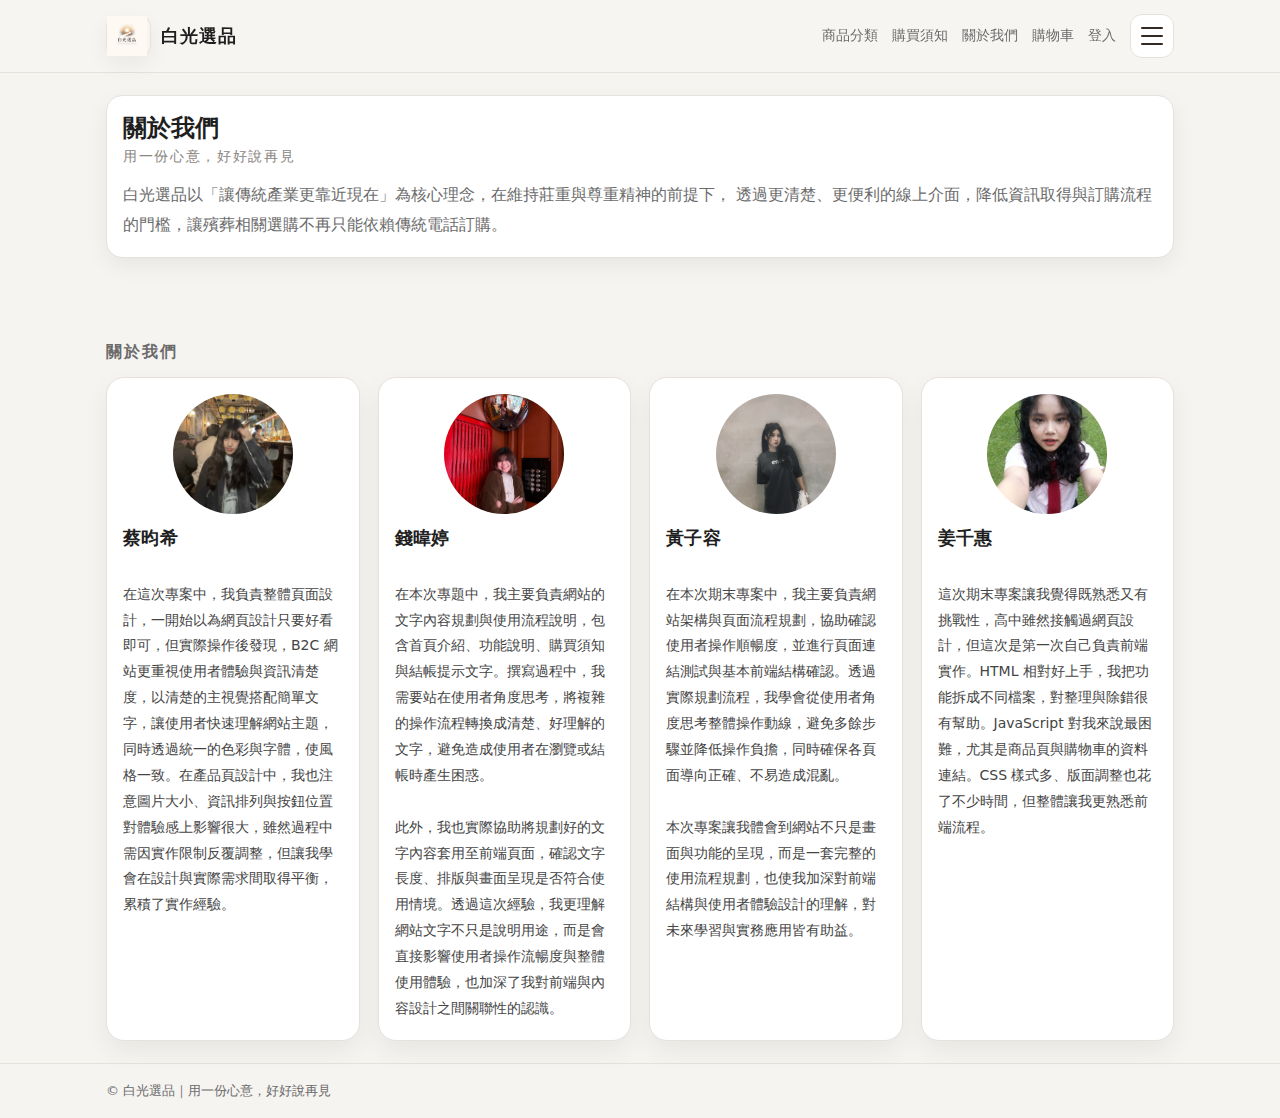
<file: about.html>
<!DOCTYPE html>
<html lang="zh-Hant">
<head>
  <meta charset="UTF-8" />
  <meta name="viewport" content="width=device-width, initial-scale=1.0" />
  <title>白光選品｜關於我們</title>
  <link rel="stylesheet" href="css/styles.css" />
</head>
<body>

<header>
  <div class="container">
    <div class="navbar">
      <a class="brand" href="index.html" aria-label="回到首頁">
        <div class="logo"><img src="images/logo.jpg" alt="白光選品"></div>
        <div class="site-name">白光選品</div>
      </a>

      <nav class="navlinks" aria-label="主選單">
        <a href="index.html#categories">商品分類</a>
        <a href="guide.html">購買須知</a>
        <a href="about.html">關於我們</a>

        <a href="cart.html" aria-label="購物車">
          購物車<span class="badge" data-cart-badge style="display:none">0</span>
        </a>

        <a href="login.html" data-login-link>登入</a>
        <a href="account.html" data-account-link style="display:none">我的帳號</a>
        <button class="btn ghost" type="button" data-logout-btn style="display:none">登出</button>

        <!-- ✅ 漢堡選單 -->
        <div class="dropdown">
          <button class="dropbtn hamburger" type="button" aria-haspopup="true" aria-expanded="false" aria-label="開啟選單">
            <span></span><span></span><span></span>
          </button>

          <div class="dropdown-menu" role="menu">
            <div class="menu-title">商品</div>
            <a href="index.html#products" data-cat="全部" role="menuitem">全部商品</a>
            <a href="index.html#products" data-cat="熱門商品" role="menuitem">熱門商品</a>
            <a href="index.html#products" data-cat="蓮花塔" role="menuitem">蓮花塔</a>
            <a href="index.html#products" data-cat="紙紮系列" role="menuitem">紙紮系列</a>
            <a href="index.html#products" data-cat="紙錢" role="menuitem">紙錢</a>

            <div class="menu-divider"></div>

            <div class="menu-title">網站</div>
            <a href="about.html" role="menuitem">關於我們</a>
            <a href="guide.html" role="menuitem">購物須知</a>
            <a href="cart.html" role="menuitem">購物車</a>

            <div class="menu-divider"></div>

            <div class="menu-title">帳戶</div>
            <a href="login.html" data-login-link role="menuitem">登入/註冊</a>
            <a href="account.html" data-account-link style="display:none" role="menuitem">我的帳戶</a>
            <button class="menu-btn" type="button" data-logout-btn style="display:none">登出</button>
          </div>
        </div>

      </nav>
    </div>
  </div>
</header>


<main>
  <div class="container">
    <section class="panel">
    <h2 style="margin:0 0 4px">關於我們</h2>
    <div class="slogan">用一份心意，好好說再見</div>

      <div class="muted" style="line-height:1.9">
        白光選品以「讓傳統產業更靠近現在」為核心理念，在維持莊重與尊重精神的前提下，
        透過更清楚、更便利的線上介面，降低資訊取得與訂購流程的門檻，讓殯葬相關選購不再只能依賴傳統電話訂購。
      </div>
    </section>
  </div>
</main>
<section class="team" id="about">
  <div class="container">
    <h2 class="section-title">關於我們</h2>

    <div class="team-grid">
      <!-- 1 -->
      <article class="team-card">
        <img class="team-photo" src="images/about2.jpg" alt="蔡昀希 大頭貼">
        <h3 class="team-name">蔡昀希</h3>
        <p class="team-text">
          在這次專案中，我負責整體頁面設計，一開始以為網頁設計只要好看即可，但實際操作後發現，B2C 網站更重視使用者體驗與資訊清楚度，以清楚的主視覺搭配簡單文字，讓使用者快速理解網站主題，同時透過統一的色彩與字體，使風格一致。在產品頁設計中，我也注意圖片大小、資訊排列與按鈕位置對體驗感上影響很大，雖然過程中需因實作限制反覆調整，但讓我學會在設計與實際需求間取得平衡，累積了實作經驗。
        </p>
      </article>

      <!-- 2 -->
      <article class="team-card">
        <img class="team-photo" src="images/about1.jpg" alt="錢暐婷 大頭貼">
        <h3 class="team-name">錢暐婷</h3>
        <p class="team-text">
          在本次專題中，我主要負責網站的文字內容規劃與使用流程說明，包含首頁介紹、功能說明、購買須知與結帳提示文字。撰寫過程中，我需要站在使用者角度思考，將複雜的操作流程轉換成清楚、好理解的文字，避免造成使用者在瀏覽或結帳時產生困惑。

此外，我也實際協助將規劃好的文字內容套用至前端頁面，確認文字長度、排版與畫面呈現是否符合使用情境。透過這次經驗，我更理解網站文字不只是說明用途，而是會直接影響使用者操作流暢度與整體使用體驗，也加深了我對前端與內容設計之間關聯性的認識。
      </article>

      <!-- 3 -->
      <article class="team-card">
        <img class="team-photo" src="images/about3.jpg" alt="黃子容 大頭貼">
        <h3 class="team-name">黃子容</h3>
        <p class="team-text">
          在本次期末專案中，我主要負責網站架構與頁面流程規劃，協助確認使用者操作順暢度，並進行頁面連結測試與基本前端結構確認。透過實際規劃流程，我學會從使用者角度思考整體操作動線，避免多餘步驟並降低操作負擔，同時確保各頁面導向正確、不易造成混亂。

本次專案讓我體會到網站不只是畫面與功能的呈現，而是一套完整的使用流程規劃，也使我加深對前端結構與使用者體驗設計的理解，對未來學習與實務應用皆有助益。
        </p>
      </article>
      <!-- 4 -->
      <article class="team-card">
        <img class="team-photo" src="images/about4.jpg" alt="姜千惠 大頭貼">
        <h3 class="team-name">姜千惠</h3>
        <p class="team-text">
          這次期末專案讓我覺得既熟悉又有挑戰性，高中雖然接觸過網頁設計，但這次是第一次自己負責前端實作。HTML 相對好上手，我把功能拆成不同檔案，對整理與除錯很有幫助。JavaScript 對我來說最困難，尤其是商品頁與購物車的資料連結。CSS 樣式多、版面調整也花了不少時間，但整體讓我更熟悉前端流程。
        </p>
      </article>
    </div>
  </div>
</section>



<footer>
  <div class="container">
    <div>© 白光選品｜用一份心意，好好說再見</div>
  </div>
</footer>

<script src="js/data.js"></script>
<script src="js/storage.js"></script>
<script src="js/auth.js"></script>
<script src="js/menu.js"></script>
</body>
</html>
</file>
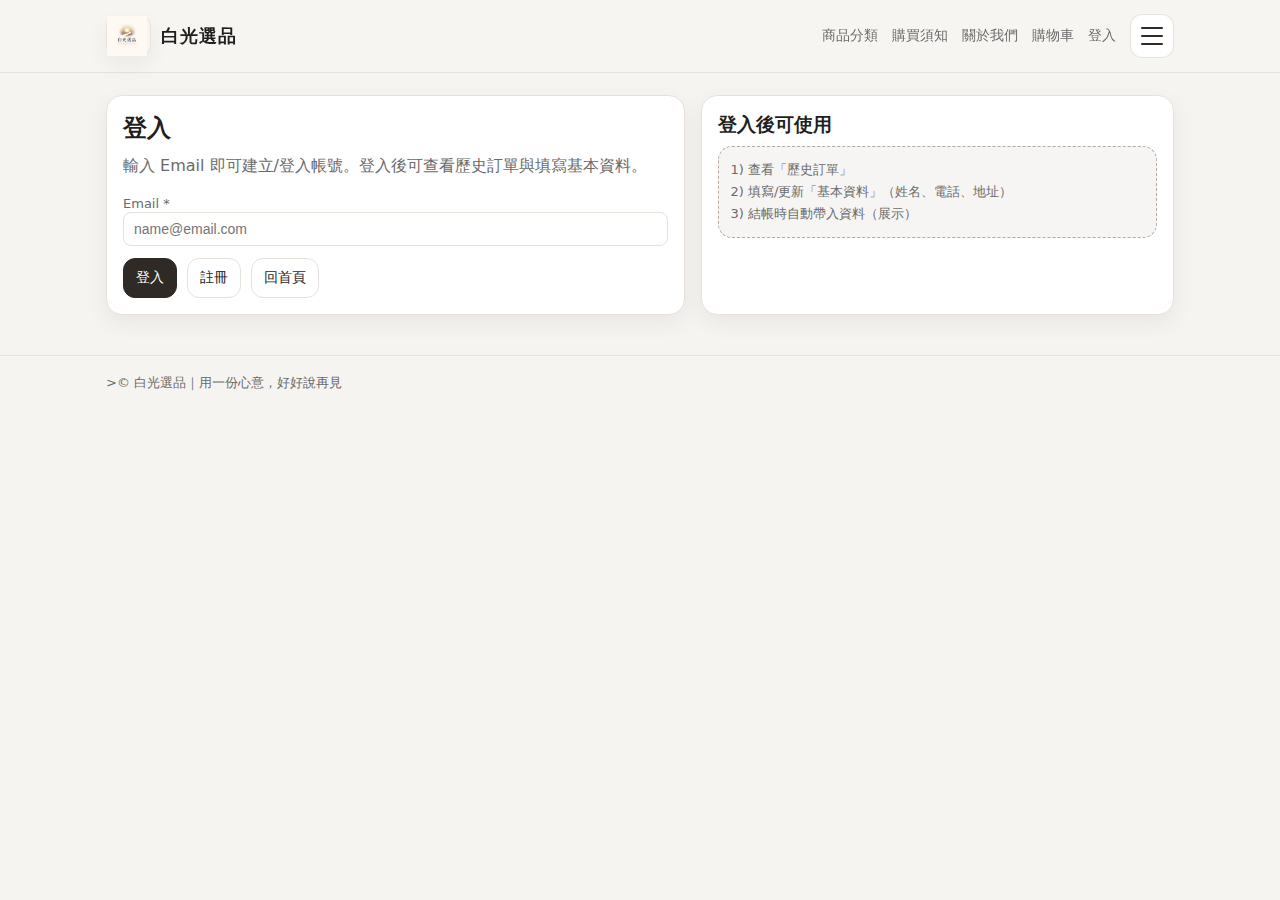
<file: account.html>
<!DOCTYPE html>
<html lang="zh-Hant">
<head>
  <meta charset="UTF-8" />
  <meta name="viewport" content="width=device-width, initial-scale=1.0" />
  <title>白光選品｜我的帳號</title>
  <link rel="stylesheet" href="css/styles.css" />
</head>
<body>

<header>
  <div class="container">
    <div class="navbar">
      <a class="brand" href="index.html" aria-label="回到首頁">
        <div class="logo"><img src="images/logo.jpg" alt="白光選品"></div>
        <div class="site-name">白光選品</div>
      </a>

      <nav class="navlinks" aria-label="主選單">
        <a href="index.html#categories">商品分類</a>
        <a href="guide.html">購買須知</a>
        <a href="about.html">關於我們</a>

        <a href="cart.html" aria-label="購物車">
          購物車<span class="badge" data-cart-badge style="display:none">0</span>
        </a>

        <a href="login.html" data-login-link>登入</a>
        <a href="account.html" data-account-link style="display:none">我的帳號</a>
        <button class="btn ghost" type="button" data-logout-btn style="display:none">登出</button>

        <!-- ✅ 漢堡選單 -->
        <div class="dropdown">
          <button class="dropbtn hamburger" type="button" aria-haspopup="true" aria-expanded="false" aria-label="開啟選單">
            <span></span><span></span><span></span>
          </button>

          <div class="dropdown-menu" role="menu">
            <div class="menu-title">商品</div>
            <a href="index.html#products" data-cat="全部" role="menuitem">全部商品</a>
            <a href="index.html#products" data-cat="熱門商品" role="menuitem">熱門商品</a>
            <a href="index.html#products" data-cat="蓮花塔" role="menuitem">蓮花塔</a>
            <a href="index.html#products" data-cat="紙紮系列" role="menuitem">紙紮系列</a>
            <a href="index.html#products" data-cat="紙錢" role="menuitem">紙錢</a>

            <div class="menu-divider"></div>

            <div class="menu-title">網站</div>
            <a href="about.html" role="menuitem">關於我們</a>
            <a href="guide.html" role="menuitem">購物須知</a>
            <a href="cart.html" role="menuitem">購物車</a>

            <div class="menu-divider"></div>

            <div class="menu-title">帳戶</div>
            <a href="login.html" data-login-link role="menuitem">登入/註冊</a>
            <a href="account.html" data-account-link style="display:none" role="menuitem">我的帳戶</a>
            <button class="menu-btn" type="button" data-logout-btn style="display:none">登出</button>
          </div>
        </div>

      </nav>
    </div>
  </div>
</header>


<main>
  <div class="container">
    <section class="panel">
      <h2 style="margin:0 0 8px">我的帳號</h2>
      <div class="muted">登入帳號：<span data-user-email></span></div>
      <div class="row" style="margin-top:10px">
        <a class="btn" href="#profile">基本資料</a>
        <a class="btn" href="#orders">歷史訂單</a>
      </div>

    </section>

    <div class="two-col" style="margin-top:14px">
      <section class="panel" id="profile">
        <h3 style="margin:0 0 8px">基本資料</h3>
        <form id="profileForm">
          <div class="field">
            <label for="name">姓名</label>
            <input id="name" placeholder="例：王小明"/>
          </div>
          <div class="field">
            <label for="phone">電話</label>
            <input id="phone" placeholder="例：09xx-xxx-xxx"/>
          </div>
          <div class="field">
            <label for="address">常用地址</label>
            <input id="address" placeholder="例：桃園市中壢區…"/>
          </div>
          <div class="row">
            <button class="btn primary" type="submit">儲存</button>
            <a class="btn" href="checkout.html">去結帳</a>
          </div>
        </form>
      </section>

      <section class="panel" id="orders">
        <h3 style="margin:0 0 8px">歷史訂單</h3>
        <div id="ordersBox"></div>
      </section>
    </div>
  </div>
</main>

<footer>
  <div class="container">
    <div>© 白光選品｜用一份心意，好好說再見</div>
  </div>
</footer>

<script src="js/data.js"></script>
<script src="js/storage.js"></script>
<script src="js/auth.js"></script>
<script src="js/account.js"></script>
<script src="js/menu.js"></script>
</body>
</html>
</file>
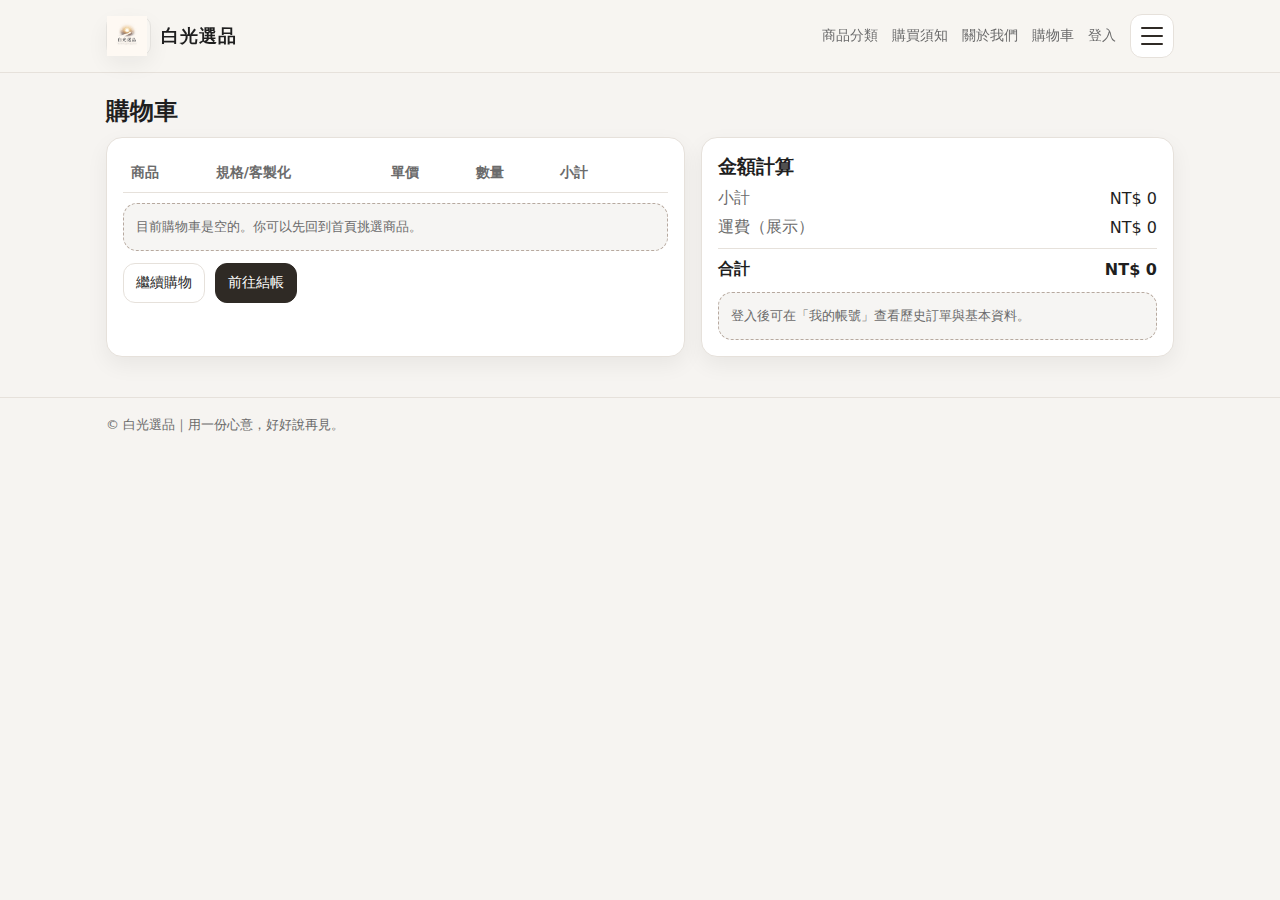
<file: cart.html>
<!DOCTYPE html>
<html lang="zh-Hant">
<head>
  <meta charset="UTF-8" />
  <meta name="viewport" content="width=device-width, initial-scale=1.0" />
  <title>白光選品｜購物車</title>
  <link rel="stylesheet" href="css/styles.css" />
</head>
<body>

<header>
  <div class="container">
    <div class="navbar">
      <a class="brand" href="index.html" aria-label="回到首頁">
        <div class="logo"><img src="images/logo.jpg" alt="白光選品"></div>
        <div class="site-name">白光選品</div>
      </a>

      <nav class="navlinks" aria-label="主選單">
        <a href="index.html#categories">商品分類</a>
        <a href="guide.html">購買須知</a>
        <a href="about.html">關於我們</a>

        <a href="cart.html" aria-label="購物車">
          購物車<span class="badge" data-cart-badge style="display:none">0</span>
        </a>

        <a href="login.html" data-login-link>登入</a>
        <a href="account.html" data-account-link style="display:none">我的帳號</a>
        <button class="btn ghost" type="button" data-logout-btn style="display:none">登出</button>

        <!-- ✅ 漢堡選單 -->
        <div class="dropdown">
          <button class="dropbtn hamburger" type="button" aria-haspopup="true" aria-expanded="false" aria-label="開啟選單">
            <span></span><span></span><span></span>
          </button>

          <div class="dropdown-menu" role="menu">
            <div class="menu-title">商品</div>
            <a href="index.html#products" data-cat="全部" role="menuitem">全部商品</a>
            <a href="index.html#products" data-cat="熱門商品" role="menuitem">熱門商品</a>
            <a href="index.html#products" data-cat="蓮花塔" role="menuitem">蓮花塔</a>
            <a href="index.html#products" data-cat="紙紮系列" role="menuitem">紙紮系列</a>
            <a href="index.html#products" data-cat="紙錢" role="menuitem">紙錢</a>

            <div class="menu-divider"></div>

            <div class="menu-title">網站</div>
            <a href="about.html" role="menuitem">關於我們</a>
            <a href="guide.html" role="menuitem">購物須知</a>
            <a href="cart.html" role="menuitem">購物車</a>

            <div class="menu-divider"></div>

            <div class="menu-title">帳戶</div>
            <a href="login.html" data-login-link role="menuitem">登入/註冊</a>
            <a href="account.html" data-account-link style="display:none" role="menuitem">我的帳戶</a>
            <button class="menu-btn" type="button" data-logout-btn style="display:none">登出</button>
          </div>
        </div>

      </nav>
    </div>
  </div>
</header>


<main>
  <div class="container">
    <h2 style="margin:0 0 10px">購物車</h2>
    <div class="two-col">
      <section class="panel">
        <table class="table" aria-label="購物車清單">
          <thead>
            <tr>
              <th>商品</th>
              <th>規格/客製化</th>
              <th class="right-align">單價</th>
              <th class="right-align">數量</th>
              <th class="right-align">小計</th>
              <th></th>
            </tr>
          </thead>
          <tbody id="cartBody"></tbody>
        </table>
        <div id="emptyBox" class="notice" style="display:none; margin-top:10px">
          目前購物車是空的。你可以先回到首頁挑選商品。
        </div>
        <div class="row" style="margin-top:12px">
          <a class="btn" href="index.html">繼續購物</a>
          <a class="btn primary" id="toCheckout" href="checkout.html">前往結帳</a>
        </div>
      </section>

      <aside class="panel" aria-label="金額計算">
        <h3 style="margin:0 0 8px">金額計算</h3>
        <div class="row" style="justify-content:space-between">
          <div class="muted">小計</div><div id="subtotal">NT$ 0</div>
        </div>
        <div class="row" style="justify-content:space-between; margin-top:8px">
          <div class="muted">運費（展示）</div><div id="shipping">NT$ 0</div>
        </div>
        <div style="border-top:1px solid var(--line); margin:10px 0"></div>
        <div class="row" style="justify-content:space-between; font-weight:900">
          <div>合計</div><div id="total">NT$ 0</div>
        </div>

        <div class="notice" style="margin-top:12px">
          登入後可在「我的帳號」查看歷史訂單與基本資料。
        </div>
      </aside>
    </div>
  </div>
</main>

<footer>
  <div class="container">
    <div>© 白光選品｜用一份心意，好好說再見。</div>
  </div>
</footer>

<script src="js/data.js"></script>
<script src="js/storage.js"></script>
<script src="js/auth.js"></script>
<script src="js/cart.js"></script>
<script src="js/menu.js"></script>
</body>
</html>
</file>
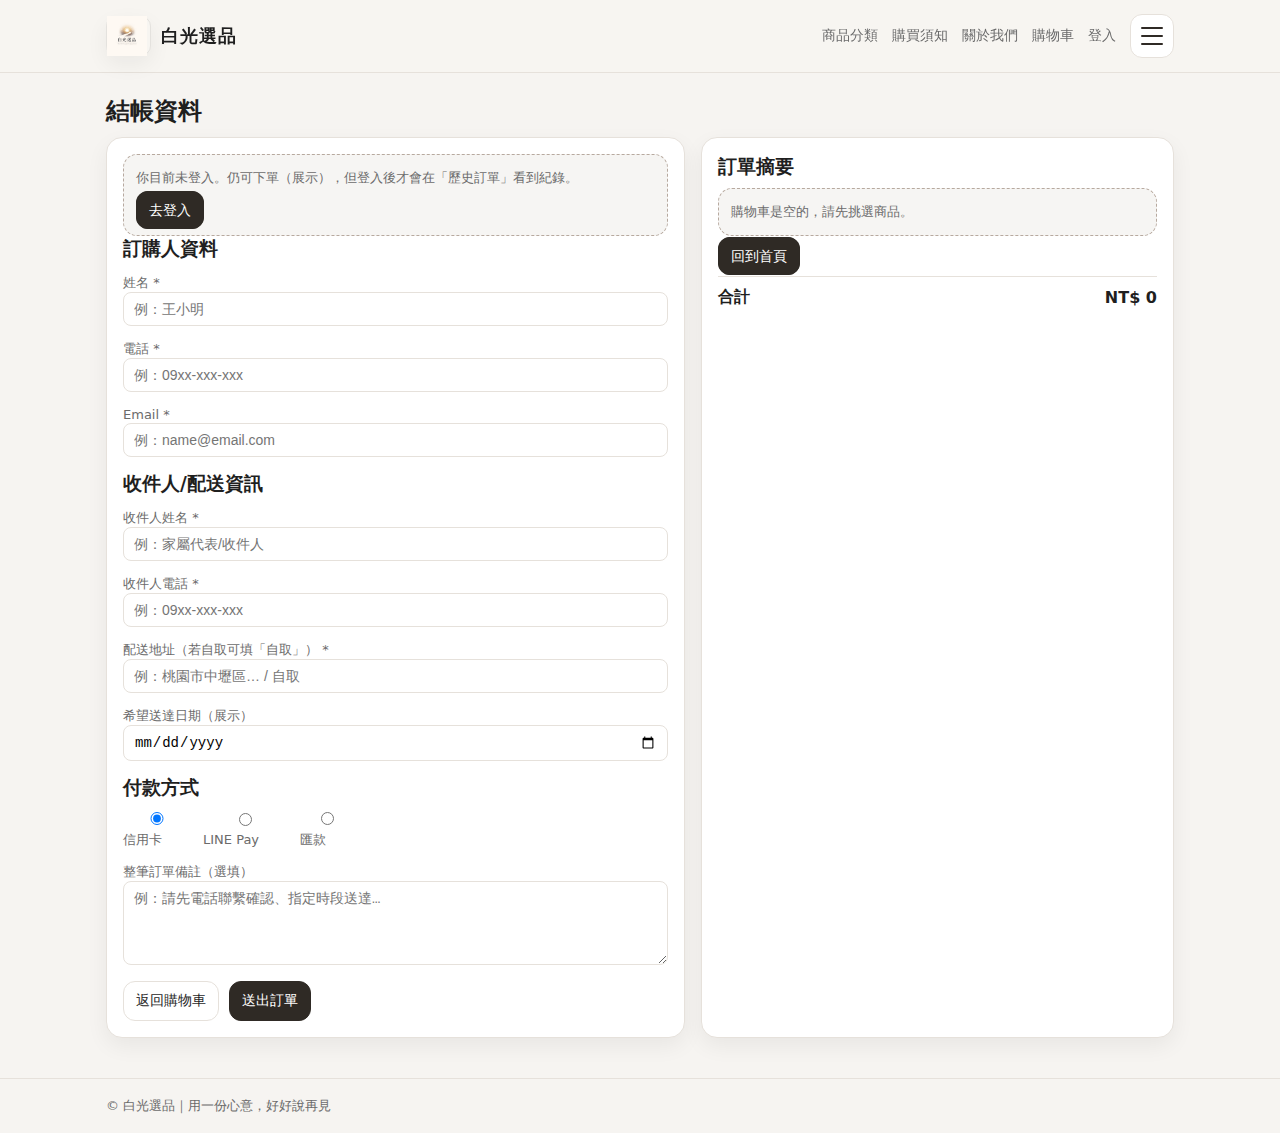
<file: checkout.html>
<!DOCTYPE html>
<html lang="zh-Hant">
<head>
  <meta charset="UTF-8" />
  <meta name="viewport" content="width=device-width, initial-scale=1.0" />
  <title>白光選品｜結帳</title>
  <link rel="stylesheet" href="css/styles.css" />
</head>
<body>

<header>
  <div class="container">
    <div class="navbar">
      <a class="brand" href="index.html" aria-label="回到首頁">
        <div class="logo"><img src="images/logo.jpg" alt="白光選品"></div>
        <div class="site-name">白光選品</div>
      </a>

      <nav class="navlinks" aria-label="主選單">
        <a href="index.html#categories">商品分類</a>
        <a href="guide.html">購買須知</a>
        <a href="about.html">關於我們</a>

        <a href="cart.html" aria-label="購物車">
          購物車<span class="badge" data-cart-badge style="display:none">0</span>
        </a>

        <a href="login.html" data-login-link>登入</a>
        <a href="account.html" data-account-link style="display:none">我的帳號</a>
        <button class="btn ghost" type="button" data-logout-btn style="display:none">登出</button>

        <!-- ✅ 漢堡選單 -->
        <div class="dropdown">
          <button class="dropbtn hamburger" type="button" aria-haspopup="true" aria-expanded="false" aria-label="開啟選單">
            <span></span><span></span><span></span>
          </button>

          <div class="dropdown-menu" role="menu">
            <div class="menu-title">商品</div>
            <a href="index.html#products" data-cat="全部" role="menuitem">全部商品</a>
            <a href="index.html#products" data-cat="熱門商品" role="menuitem">熱門商品</a>
            <a href="index.html#products" data-cat="蓮花塔" role="menuitem">蓮花塔</a>
            <a href="index.html#products" data-cat="紙紮系列" role="menuitem">紙紮系列</a>
            <a href="index.html#products" data-cat="紙錢" role="menuitem">紙錢</a>

            <div class="menu-divider"></div>

            <div class="menu-title">網站</div>
            <a href="about.html" role="menuitem">關於我們</a>
            <a href="guide.html" role="menuitem">購物須知</a>
            <a href="cart.html" role="menuitem">購物車</a>

            <div class="menu-divider"></div>

            <div class="menu-title">帳戶</div>
            <a href="login.html" data-login-link role="menuitem">登入/註冊</a>
            <a href="account.html" data-account-link style="display:none" role="menuitem">我的帳戶</a>
            <button class="menu-btn" type="button" data-logout-btn style="display:none">登出</button>
          </div>
        </div>

      </nav>
    </div>
  </div>
</header>


<main>
  <div class="container">
    <h2 style="margin:0 0 10px">結帳資料</h2>

    <div class="two-col">
      <section class="panel">
        <form id="checkoutForm">
          <div class="notice" id="loginHint" style="display:none">
            你目前未登入。仍可下單（展示），但登入後才會在「歷史訂單」看到紀錄。
            <div style="margin-top:10px"><a class="btn primary" href="login.html">去登入</a></div>
          </div>

          <h3 style="margin:0 0 8px">訂購人資料</h3>
          <div class="field">
            <label for="buyerName">姓名 *</label>
            <input id="buyerName" required placeholder="例：王小明"/>
          </div>
          <div class="field">
            <label for="buyerPhone">電話 *</label>
            <input id="buyerPhone" required placeholder="例：09xx-xxx-xxx"/>
          </div>
          <div class="field">
            <label for="buyerEmail">Email *</label>
            <input id="buyerEmail" type="email" required placeholder="例：name@email.com"/>
          </div>

          <h3 style="margin:14px 0 8px">收件人/配送資訊</h3>
          <div class="field">
            <label for="receiverName">收件人姓名 *</label>
            <input id="receiverName" required placeholder="例：家屬代表/收件人"/>
          </div>
          <div class="field">
            <label for="receiverPhone">收件人電話 *</label>
            <input id="receiverPhone" required placeholder="例：09xx-xxx-xxx"/>
          </div>
          <div class="field">
            <label for="address">配送地址（若自取可填「自取」） *</label>
            <input id="address" required placeholder="例：桃園市中壢區… / 自取"/>
          </div>
          <div class="field">
            <label for="deliverDate">希望送達日期（展示）</label>
            <input id="deliverDate" type="date"/>
          </div>

          <h3 style="margin:14px 0 8px">付款方式</h3>
          <div class="row" style="gap:14px">
            <label class="row" style="gap:6px"><input type="radio" name="pay" value="信用卡" checked/>信用卡</label>
            <label class="row" style="gap:6px"><input type="radio" name="pay" value="LINE Pay"/>LINE Pay</label>
            <label class="row" style="gap:6px"><input type="radio" name="pay" value="匯款"/>匯款</label>
          </div>

          <div class="field" style="margin-top:12px">
            <label for="orderNote">整筆訂單備註（選填）</label>
            <textarea id="orderNote" placeholder="例：請先電話聯繫確認、指定時段送達…"></textarea>
          </div>

          <div class="row" style="margin-top:12px">
            <a class="btn" href="cart.html">返回購物車</a>
            <button class="btn primary" type="submit">送出訂單</button>
          </div>
        </form>
      </section>

      <aside class="panel">
        <h3 style="margin:0 0 8px">訂單摘要</h3>
        <div id="summary"></div>
        <div style="border-top:1px solid var(--line); margin:10px 0"></div>
        <div class="row" style="justify-content:space-between; font-weight:900">
          <div>合計</div><div id="sumTotal">NT$ 0</div>
        </div>
      </aside>
    </div>
  </div>
</main>

<footer>
  <div class="container">
    <div>© 白光選品｜用一份心意，好好說再見</div>
  </div>
</footer>

<script src="js/data.js"></script>
<script src="js/storage.js"></script>
<script src="js/auth.js"></script>
<script src="js/checkout.js"></script>
<script src="js/menu.js"></script>
</body>
</html>
</file>
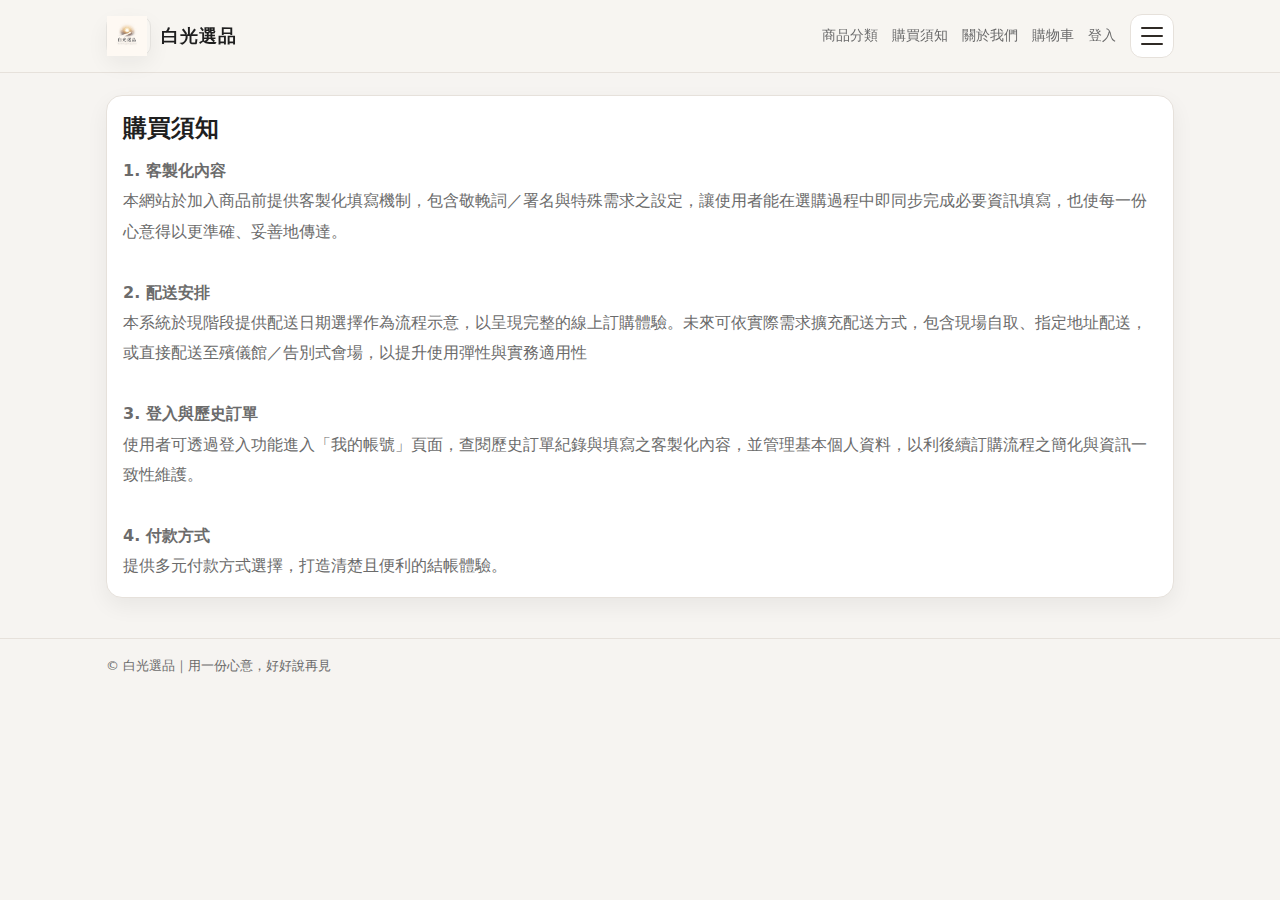
<file: guide.html>
<!DOCTYPE html>
<html lang="zh-Hant">
<head>
  <meta charset="UTF-8" />
  <meta name="viewport" content="width=device-width, initial-scale=1.0" />
  <title>白光選品｜購買須知</title>
  <link rel="stylesheet" href="css/styles.css" />
</head>
<body>

<header>
  <div class="container">
    <div class="navbar">
      <a class="brand" href="index.html" aria-label="回到首頁">
        <div class="logo"><img src="images/logo.jpg" alt="白光選品"></div>
        <div class="site-name">白光選品</div>
      </a>

      <nav class="navlinks" aria-label="主選單">
        <a href="index.html#categories">商品分類</a>
        <a href="guide.html">購買須知</a>
        <a href="about.html">關於我們</a>

        <a href="cart.html" aria-label="購物車">
          購物車<span class="badge" data-cart-badge style="display:none">0</span>
        </a>

        <a href="login.html" data-login-link>登入</a>
        <a href="account.html" data-account-link style="display:none">我的帳號</a>
        <button class="btn ghost" type="button" data-logout-btn style="display:none">登出</button>

        <!-- ✅ 漢堡選單 -->
        <div class="dropdown">
          <button class="dropbtn hamburger" type="button" aria-haspopup="true" aria-expanded="false" aria-label="開啟選單">
            <span></span><span></span><span></span>
          </button>

          <div class="dropdown-menu" role="menu">
            <div class="menu-title">商品</div>
            <a href="index.html#products" data-cat="全部" role="menuitem">全部商品</a>
            <a href="index.html#products" data-cat="熱門商品" role="menuitem">熱門商品</a>
            <a href="index.html#products" data-cat="蓮花塔" role="menuitem">蓮花塔</a>
            <a href="index.html#products" data-cat="紙紮系列" role="menuitem">紙紮系列</a>
            <a href="index.html#products" data-cat="紙錢" role="menuitem">紙錢</a>

            <div class="menu-divider"></div>

            <div class="menu-title">網站</div>
            <a href="about.html" role="menuitem">關於我們</a>
            <a href="guide.html" role="menuitem">購物須知</a>
            <a href="cart.html" role="menuitem">購物車</a>

            <div class="menu-divider"></div>

            <div class="menu-title">帳戶</div>
            <a href="login.html" data-login-link role="menuitem">登入/註冊</a>
            <a href="account.html" data-account-link style="display:none" role="menuitem">我的帳戶</a>
            <button class="menu-btn" type="button" data-logout-btn style="display:none">登出</button>
          </div>
        </div>

      </nav>
    </div>
  </div>
</header>


<main>
  <div class="container">
    <section class="panel">
      <h2 style="margin:0 0 8px">購買須知</h2>
      <div class="muted" style="line-height:1.9; margin-top:12px">
        <b>1. 客製化內容</b><br/>
        本網站於加入商品前提供客製化填寫機制，包含敬輓詞／署名與特殊需求之設定，讓使用者能在選購過程中即同步完成必要資訊填寫，也使每一份心意得以更準確、妥善地傳達。<br/><br/>
        <b>2. 配送安排</b><br/>
        本系統於現階段提供配送日期選擇作為流程示意，以呈現完整的線上訂購體驗。未來可依實際需求擴充配送方式，包含現場自取、指定地址配送，或直接配送至殯儀館／告別式會場，以提升使用彈性與實務適用性<br/><br/>
        <b>3. 登入與歷史訂單</b><br/>
        使用者可透過登入功能進入「我的帳號」頁面，查閱歷史訂單紀錄與填寫之客製化內容，並管理基本個人資料，以利後續訂購流程之簡化與資訊一致性維護。<br/><br/>
        <b>4. 付款方式</b><br/>
        提供多元付款方式選擇，打造清楚且便利的結帳體驗。
      </div>
    </section>
  </div>
</main>

<footer>
  <div class="container">
    <div>© 白光選品｜用一份心意，好好說再見</div>
  </div>
</footer>

<script src="js/data.js"></script>
<script src="js/storage.js"></script>
<script src="js/auth.js"></script>
<script src="js/menu.js"></script>
</body>
</html>
</file>
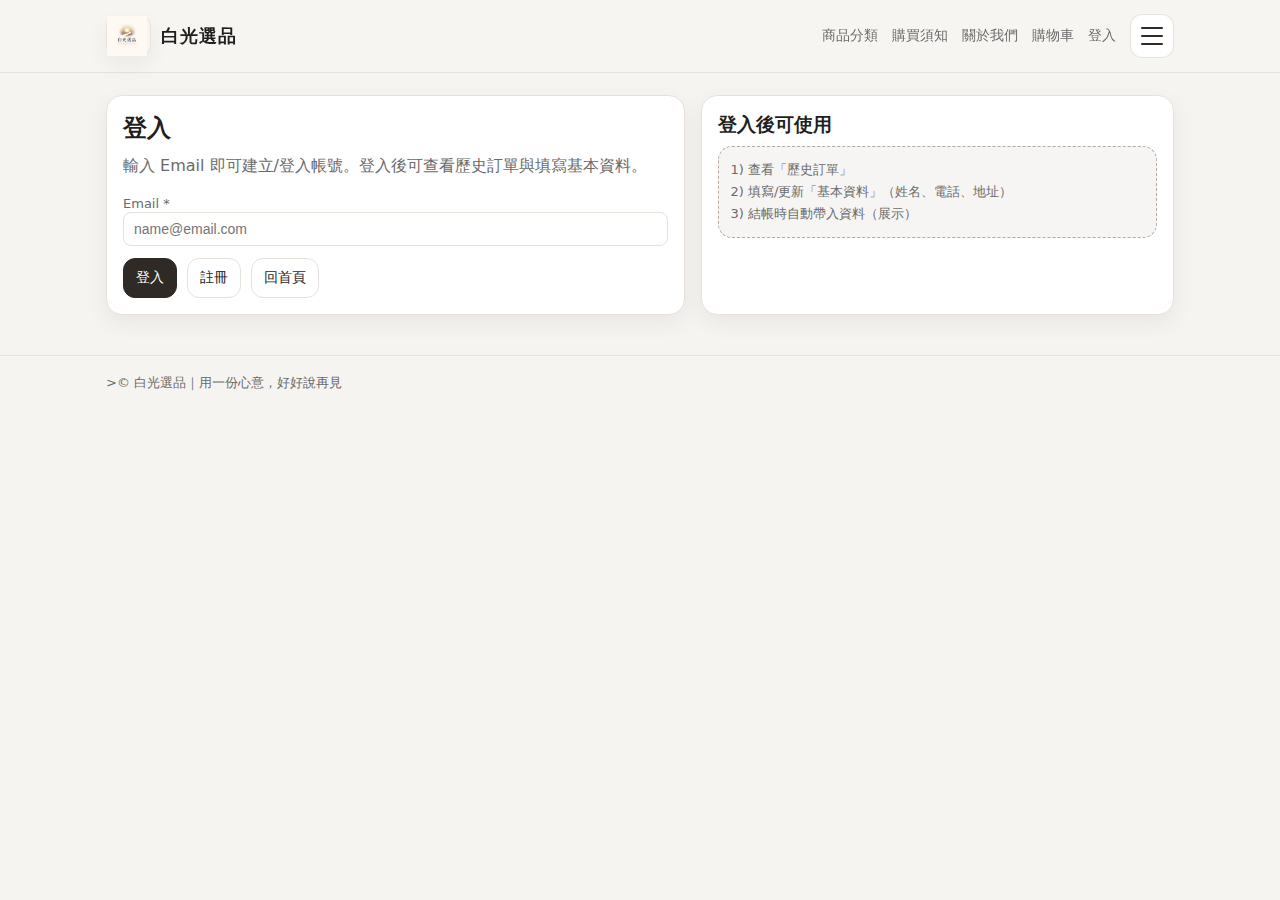
<file: login.html>
<!DOCTYPE html>
<html lang="zh-Hant">
<head>
  <meta charset="UTF-8" />
  <meta name="viewport" content="width=device-width, initial-scale=1.0" />
  <title>白光選品｜登入</title>
  <link rel="stylesheet" href="css/styles.css" />
</head>
<body>

<header>
  <div class="container">
    <div class="navbar">
      <a class="brand" href="index.html" aria-label="回到首頁">
        <div class="logo"><img src="images/logo.jpg" alt="白光選品"></div>
        <div class="site-name">白光選品</div>
      </a>

      <nav class="navlinks" aria-label="主選單">
        <a href="index.html#categories">商品分類</a>
        <a href="guide.html">購買須知</a>
        <a href="about.html">關於我們</a>

        <a href="cart.html" aria-label="購物車">
          購物車<span class="badge" data-cart-badge style="display:none">0</span>
        </a>

        <a href="login.html" data-login-link>登入</a>
        <a href="account.html" data-account-link style="display:none">我的帳號</a>
        <button class="btn ghost" type="button" data-logout-btn style="display:none">登出</button>

        <!-- ✅ 漢堡選單 -->
        <div class="dropdown">
          <button class="dropbtn hamburger" type="button" aria-haspopup="true" aria-expanded="false" aria-label="開啟選單">
            <span></span><span></span><span></span>
          </button>

          <div class="dropdown-menu" role="menu">
            <div class="menu-title">商品</div>
            <a href="index.html#products" data-cat="全部" role="menuitem">全部商品</a>
            <a href="index.html#products" data-cat="熱門商品" role="menuitem">熱門商品</a>
            <a href="index.html#products" data-cat="蓮花塔" role="menuitem">蓮花塔</a>
            <a href="index.html#products" data-cat="紙紮系列" role="menuitem">紙紮系列</a>
            <a href="index.html#products" data-cat="紙錢" role="menuitem">紙錢</a>

            <div class="menu-divider"></div>

            <div class="menu-title">網站</div>
            <a href="about.html" role="menuitem">關於我們</a>
            <a href="guide.html" role="menuitem">購物須知</a>
            <a href="cart.html" role="menuitem">購物車</a>

            <div class="menu-divider"></div>

            <div class="menu-title">帳戶</div>
            <a href="login.html" data-login-link role="menuitem">登入/註冊</a>
            <a href="account.html" data-account-link style="display:none" role="menuitem">我的帳戶</a>
            <button class="menu-btn" type="button" data-logout-btn style="display:none">登出</button>
          </div>
        </div>

      </nav>
    </div>
  </div>
</header>


<main>
  <div class="container">
    <div class="two-col">
      <section class="panel">
        <h2 style="margin:0 0 8px">登入</h2>
        <div class="muted" style="line-height:1.8">
          輸入 Email 即可建立/登入帳號。登入後可查看歷史訂單與填寫基本資料。
        </div>
        <form id="loginForm" style="margin-top:12px">
          <div class="field">
            <label for="email">Email *</label>
            <input id="email" type="email" required placeholder="name@email.com" />
          </div>
          <div class="row">
            <button class="btn primary" type="submit">登入</button>
            <a class="btn" href="register.html">註冊</a>
            <a class="btn" href="index.html">回首頁</a>
          </div>

        </form>
      </section>

      <section class="panel">
        <h3 style="margin:0 0 8px">登入後可使用</h3>
        <div class="notice">
          1) 查看「歷史訂單」<br/>
          2) 填寫/更新「基本資料」（姓名、電話、地址）<br/>
          3) 結帳時自動帶入資料（展示）
        </div>
      </section>
    </div>
  </div>
</main>

<footer>
  <div class="container">
    <div>>© 白光選品｜用一份心意，好好說再見</div>
  </div>
</footer>

<script src="js/data.js"></script>
<script src="js/storage.js"></script>
<script src="js/auth.js"></script>
<script src="js/login.js"></script>
<script src="js/menu.js"></script>
</body>
</html>
</file>
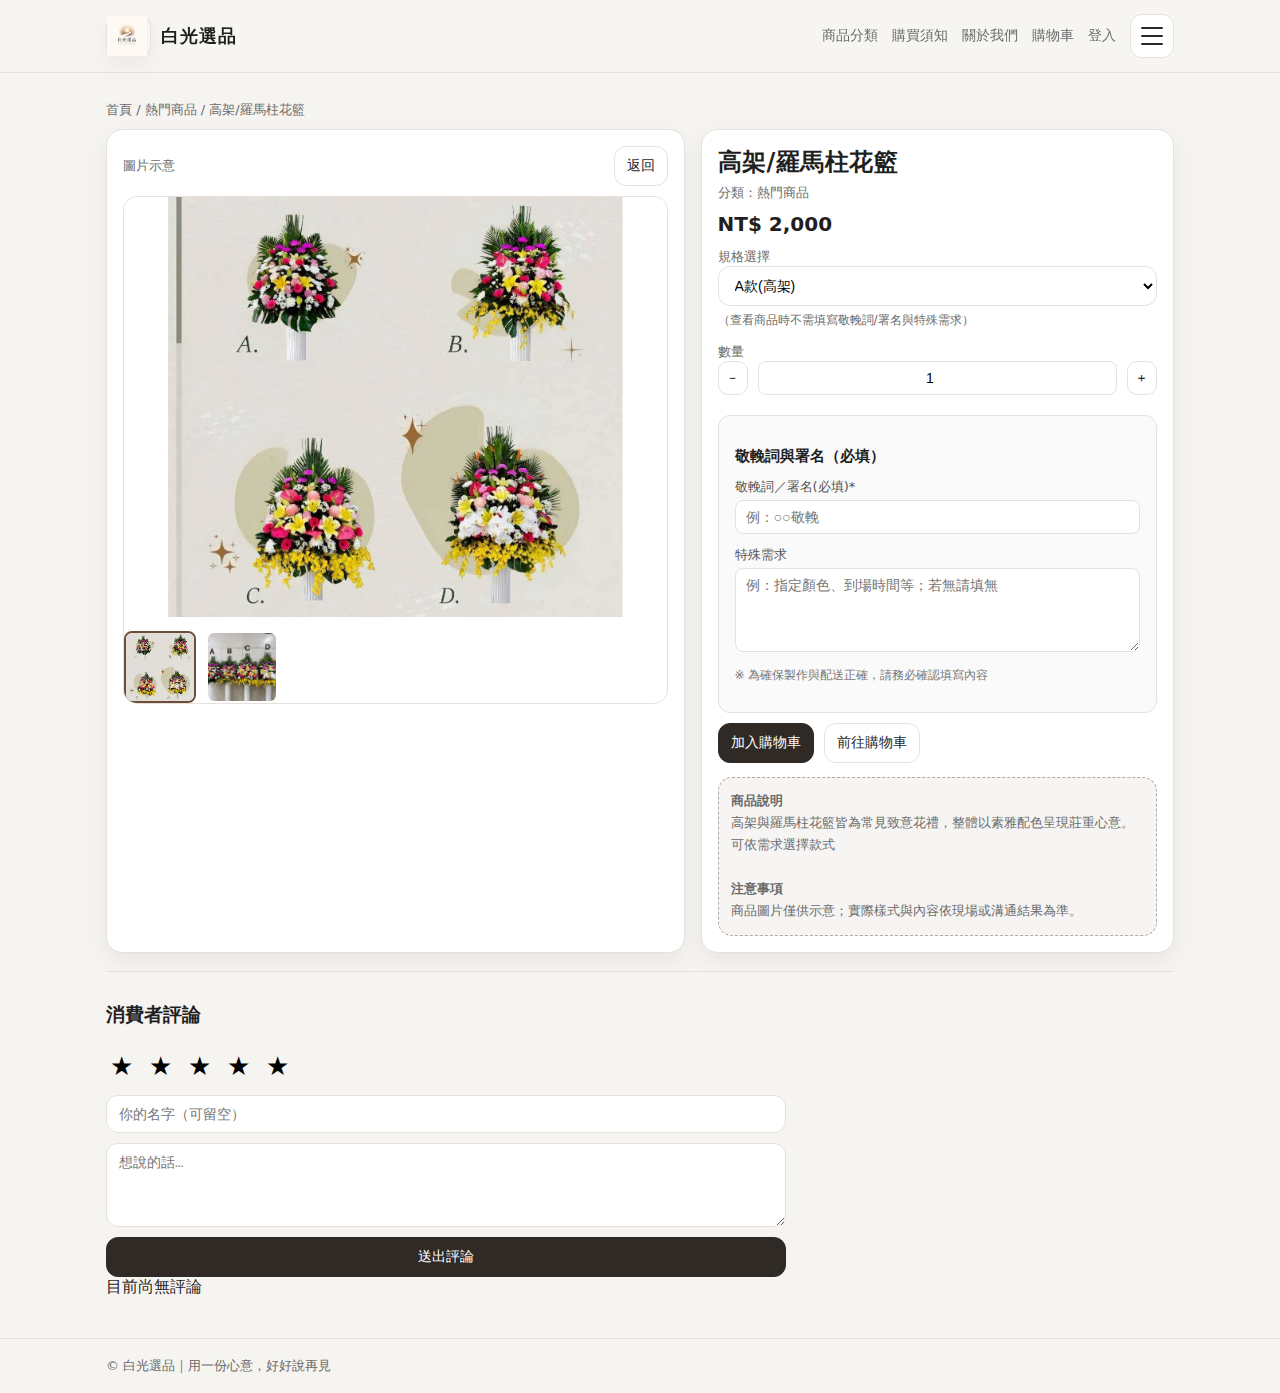
<file: product.html>
<!DOCTYPE html>
<html lang="zh-Hant">
<head>
  <meta charset="UTF-8" />
  <meta name="viewport" content="width=device-width, initial-scale=1.0" />
  <title>白光選品｜商品頁</title>

  <!-- ✅ 依你目前檔案：styles.css 在根目錄 -->
  <link rel="stylesheet" href="css/styles.css" />
</head>
<body>

<header>
  <div class="container">
    <div class="navbar">
      <a class="brand" href="index.html" aria-label="回到首頁">
        <div class="logo"><img src="images/logo.jpg" alt="白光選品"></div>
        <div class="site-name">白光選品</div>
      </a>

      <nav class="navlinks" aria-label="主選單">
        <a href="index.html#categories">商品分類</a>
        <a href="guide.html">購買須知</a>
        <a href="about.html">關於我們</a>

        <a href="cart.html" aria-label="購物車">
          購物車<span class="badge" data-cart-badge style="display:none">0</span>
        </a>

        <a href="login.html" data-login-link>登入</a>
        <a href="account.html" data-account-link style="display:none">我的帳號</a>
        <button class="btn ghost" type="button" data-logout-btn style="display:none">登出</button>

        <!-- ✅ 漢堡選單 -->
        <div class="dropdown">
          <button class="dropbtn hamburger" type="button" aria-haspopup="true" aria-expanded="false" aria-label="開啟選單">
            <span></span><span></span><span></span>
          </button>

          <div class="dropdown-menu" role="menu">
            <div class="menu-title">商品</div>
            <a href="index.html#products" data-cat="全部" role="menuitem">全部商品</a>
            <a href="index.html#products" data-cat="熱門商品" role="menuitem">熱門商品</a>
            <a href="index.html#products" data-cat="蓮花塔" role="menuitem">蓮花塔</a>
            <a href="index.html#products" data-cat="紙紮系列" role="menuitem">紙紮系列</a>
            <a href="index.html#products" data-cat="紙錢" role="menuitem">紙錢</a>

            <div class="menu-divider"></div>

            <div class="menu-title">網站</div>
            <a href="about.html" role="menuitem">關於我們</a>
            <a href="guide.html" role="menuitem">購物須知</a>
            <a href="cart.html" role="menuitem">購物車</a>

            <div class="menu-divider"></div>

            <div class="menu-title">帳戶</div>
            <a href="login.html" data-login-link role="menuitem">登入/註冊</a>
            <a href="account.html" data-account-link style="display:none" role="menuitem">我的帳戶</a>
            <button class="menu-btn" type="button" data-logout-btn style="display:none">登出</button>
          </div>
        </div>

      </nav>
    </div>
  </div>
</header>


<main>
  <div class="container">
    <div class="breadcrumb">
      <a href="index.html">首頁</a> / <span id="bcCategory">商品</span> / <span id="bcName">商品詳情</span>
    </div>

    <div class="two-col">
      <!-- ===== 左：圖片 ===== -->
      <section class="panel" aria-label="商品圖片">
        <div style="display:flex; gap:10px; align-items:center; justify-content:space-between">
          <div class="muted" style="font-size:13px">圖片示意</div>
          <a class="btn ghost" href="index.html">返回</a>
        </div>

        <div style="margin-top:10px; border-radius:14px; overflow:hidden; border:1px solid var(--line)">
          <img
            id="mainImg"
            src=""
            alt="商品圖片"
            style="width:100%; height:420px; object-fit:contain; background:#fff; border-radius:12px;"
          >
          <!-- ✅ 縮圖列表（保留這個就好） -->
          <div id="thumbs" class="thumbs"></div>
        </div>
      </section>

      <!-- ===== 右：資訊 ===== -->
      <section class="panel" aria-label="商品資訊">
        <h2 id="pName" style="margin:0 0 6px; letter-spacing:.02em">商品名稱</h2>
        <div class="muted" id="pCat" style="font-size:13px"></div>
        <div style="margin-top:10px" class="price" id="pPrice">NT$ 0</div>

        <div class="field">
          <label for="variant">規格選擇</label>
          <select id="variant"></select>
          <div class="muted" style="font-size:12px; margin-top:6px">
            （查看商品時不需填寫敬輓詞/署名與特殊需求）
          </div>
        </div>

        <div class="field">
          <label>數量</label>
          <div class="qty">
            <button type="button" id="minus">－</button>
            <input type="number" id="qty" min="1" max="99" value="1" />
            <button type="button" id="plus">＋</button>
          </div>
        </div>

        <div class="custom-box">
          <h3>敬輓詞與署名（必填）</h3>

          <label class="field">
            <span>敬輓詞／署名(必填)*</span>
            <input type="text" id="customElegy" placeholder="例：○○敬輓">
          </label>

          <label class="field">
            <span>特殊需求</span>
            <textarea id="customNote" rows="3" placeholder="例：指定顏色、到場時間等；若無請填無"></textarea>
          </label>

          <p class="hint">※ 為確保製作與配送正確，請務必確認填寫內容</p>
        </div>

        <div class="row" style="margin-top:10px">
          <button class="btn primary" type="button" id="addBtn">加入購物車</button>
          <a class="btn" href="cart.html">前往購物車</a>
        </div>

        <div style="margin-top:14px" class="notice" id="pDesc"></div>
      </section>
    </div>
  </div>

  <!-- ===== 評論區 ===== -->
  <div class="container">
    <section class="reviews" id="reviews">
      <h3>消費者評論</h3>

      <div class="review-form">
        <div class="stars" id="starPick" aria-label="評分">
          <button type="button" data-star="1" aria-label="1 星">★</button>
          <button type="button" data-star="2" aria-label="2 星">★</button>
          <button type="button" data-star="3" aria-label="3 星">★</button>
          <button type="button" data-star="4" aria-label="4 星">★</button>
          <button type="button" data-star="5" aria-label="5 星">★</button>
        </div>

        <input id="reviewName" class="input" placeholder="你的名字（可留空）">
        <textarea id="reviewText" class="input" rows="3" placeholder="想說的話…"></textarea>
        <button class="btn primary" id="submitReview" type="button">送出評論</button>
      </div>

      <div class="review-summary" id="reviewSummary"></div>
      <div class="review-list" id="reviewList"></div>
    </section>
  </div>
</main>

<footer>
  <div class="container">
    <div>© 白光選品｜用一份心意，好好說再見</div>
  </div>
</footer>

<!-- ⚠️ 這裡路徑也要跟你的資料夾一致：
     如果你沒有 js/ 資料夾，而是檔案在根目錄，請改成 data.js / storage.js / auth.js / product.js -->
<script src="js/data.js"></script>
<script src="js/storage.js"></script>
<script src="js/auth.js"></script>
<script src="js/product.js"></script>
<script src="js/menu.js"></script>
</body>
</html>
</file>
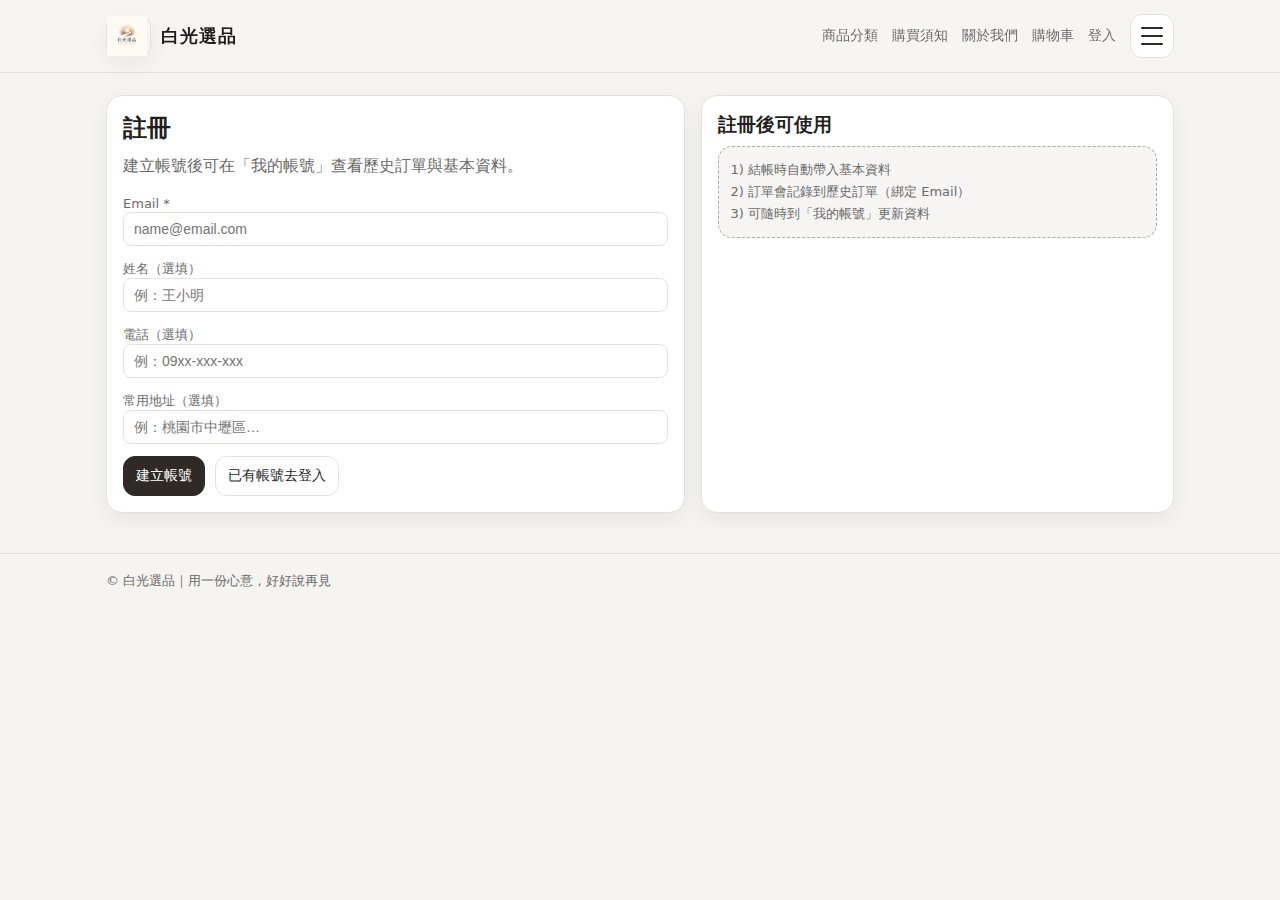
<file: register.html>
<!DOCTYPE html>
<html lang="zh-Hant">
<head>
  <meta charset="UTF-8" />
  <meta name="viewport" content="width=device-width, initial-scale=1.0" />
  <title>白光選品｜註冊</title>
  <link rel="stylesheet" href="css/styles.css" />
</head>
<body>

<header>
  <div class="container">
    <div class="navbar">
      <a class="brand" href="index.html" aria-label="回到首頁">
        <div class="logo"><img src="images/logo.jpg" alt="白光選品"></div>
        <div class="site-name">白光選品</div>
      </a>

      <nav class="navlinks" aria-label="主選單">
        <a href="index.html#categories">商品分類</a>
        <a href="guide.html">購買須知</a>
        <a href="about.html">關於我們</a>

        <a href="cart.html" aria-label="購物車">
          購物車<span class="badge" data-cart-badge style="display:none">0</span>
        </a>

        <a href="login.html" data-login-link>登入</a>
        <a href="account.html" data-account-link style="display:none">我的帳號</a>
        <button class="btn ghost" type="button" data-logout-btn style="display:none">登出</button>

        <!-- ✅ 漢堡選單 -->
        <div class="dropdown">
          <button class="dropbtn hamburger" type="button" aria-haspopup="true" aria-expanded="false" aria-label="開啟選單">
            <span></span><span></span><span></span>
          </button>

          <div class="dropdown-menu" role="menu">
            <div class="menu-title">商品</div>
            <a href="index.html#products" data-cat="全部" role="menuitem">全部商品</a>
            <a href="index.html#products" data-cat="熱門商品" role="menuitem">熱門商品</a>
            <a href="index.html#products" data-cat="蓮花塔" role="menuitem">蓮花塔</a>
            <a href="index.html#products" data-cat="紙紮系列" role="menuitem">紙紮系列</a>
            <a href="index.html#products" data-cat="紙錢" role="menuitem">紙錢</a>

            <div class="menu-divider"></div>

            <div class="menu-title">網站</div>
            <a href="about.html" role="menuitem">關於我們</a>
            <a href="guide.html" role="menuitem">購物須知</a>
            <a href="cart.html" role="menuitem">購物車</a>

            <div class="menu-divider"></div>

            <div class="menu-title">帳戶</div>
            <a href="login.html" data-login-link role="menuitem">登入/註冊</a>
            <a href="account.html" data-account-link style="display:none" role="menuitem">我的帳戶</a>
            <button class="menu-btn" type="button" data-logout-btn style="display:none">登出</button>
          </div>
        </div>

      </nav>
    </div>
  </div>
</header>


<main>
  <div class="container">
    <div class="two-col">
      <section class="panel">
        <h2 style="margin:0 0 8px">註冊</h2>
        <div class="muted" style="line-height:1.8">
          建立帳號後可在「我的帳號」查看歷史訂單與基本資料。
        </div>

        <form id="registerForm" style="margin-top:12px">
          <div class="field">
            <label for="email">Email *</label>
            <input id="email" type="email" required placeholder="name@email.com" />
          </div>

          <div class="field">
            <label for="name">姓名（選填）</label>
            <input id="name" placeholder="例：王小明" />
          </div>

          <div class="field">
            <label for="phone">電話（選填）</label>
            <input id="phone" placeholder="例：09xx-xxx-xxx" />
          </div>

          <div class="field">
            <label for="address">常用地址（選填）</label>
            <input id="address" placeholder="例：桃園市中壢區…" />
          </div>

          <div class="row">
            <button class="btn primary" type="submit">建立帳號</button>
            <a class="btn" href="login.html">已有帳號去登入</a>
          </div>
        </form>
      </section>

      <section class="panel">
        <h3 style="margin:0 0 8px">註冊後可使用</h3>
        <div class="notice">
          1) 結帳時自動帶入基本資料<br/>
          2) 訂單會記錄到歷史訂單（綁定 Email）<br/>
          3) 可隨時到「我的帳號」更新資料
        </div>
      </section>
    </div>
  </div>
</main>

<footer>
  <div class="container">
    <div>© 白光選品｜用一份心意，好好說再見</div>
  </div>
</footer>

<script src="js/storage.js"></script>
<script src="js/register.js"></script>
<script src="js/menu.js"></script>
</body>
</html>
</file>
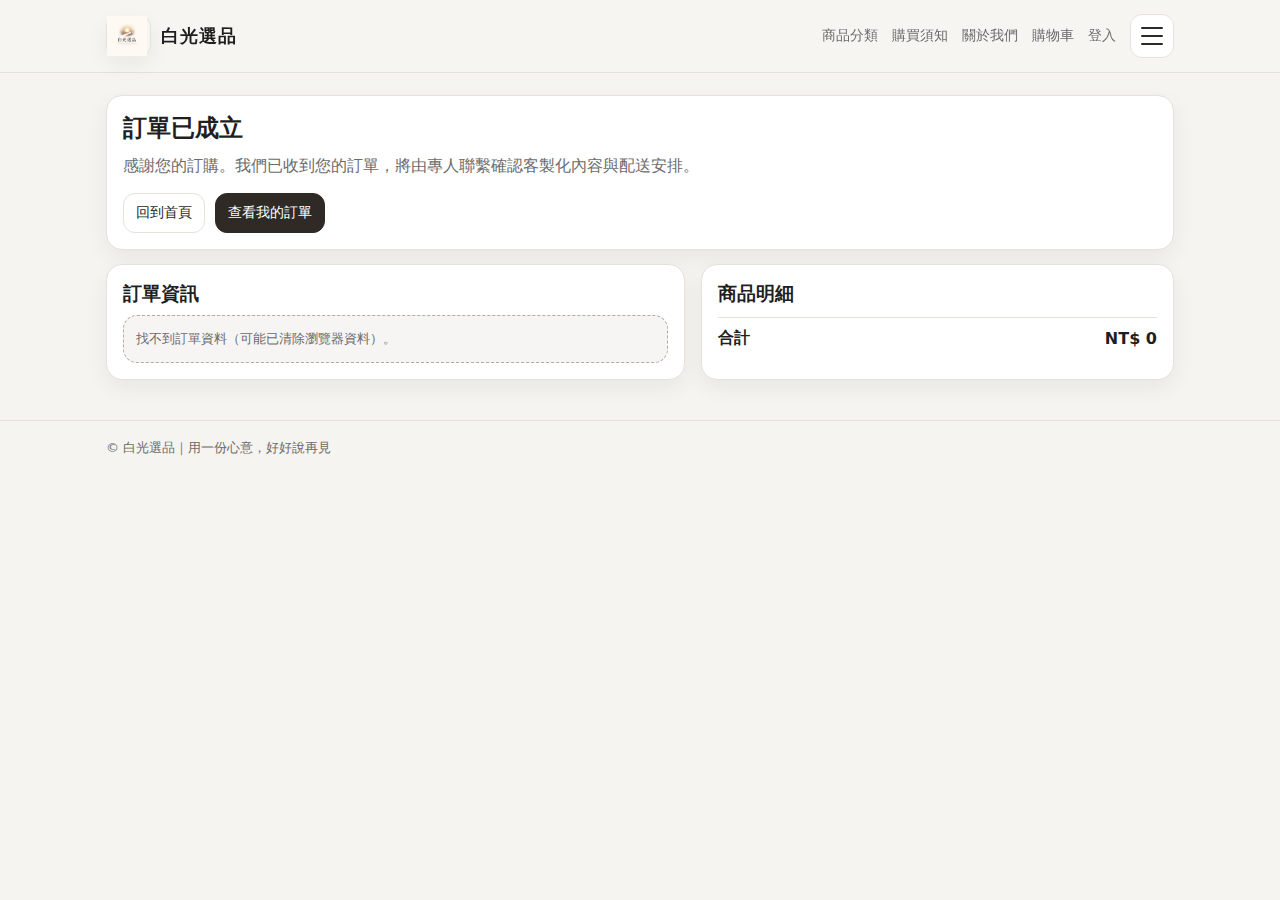
<file: success.html>
<!DOCTYPE html>
<html lang="zh-Hant">
<head>
  <meta charset="UTF-8" />
  <meta name="viewport" content="width=device-width, initial-scale=1.0" />
  <title>白光選品｜訂單完成</title>
  <link rel="stylesheet" href="css/styles.css" />
</head>
<body>

<header>
  <div class="container">
    <div class="navbar">
      <a class="brand" href="index.html" aria-label="回到首頁">
        <div class="logo"><img src="images/logo.jpg" alt="白光選品"></div>
        <div class="site-name">白光選品</div>
      </a>

      <nav class="navlinks" aria-label="主選單">
        <a href="index.html#categories">商品分類</a>
        <a href="guide.html">購買須知</a>
        <a href="about.html">關於我們</a>

        <a href="cart.html" aria-label="購物車">
          購物車<span class="badge" data-cart-badge style="display:none">0</span>
        </a>

        <a href="login.html" data-login-link>登入</a>
        <a href="account.html" data-account-link style="display:none">我的帳號</a>
        <button class="btn ghost" type="button" data-logout-btn style="display:none">登出</button>

        <!-- ✅ 漢堡選單 -->
        <div class="dropdown">
          <button class="dropbtn hamburger" type="button" aria-haspopup="true" aria-expanded="false" aria-label="開啟選單">
            <span></span><span></span><span></span>
          </button>

          <div class="dropdown-menu" role="menu">
            <div class="menu-title">商品</div>
            <a href="index.html#products" data-cat="全部" role="menuitem">全部商品</a>
            <a href="index.html#products" data-cat="熱門商品" role="menuitem">熱門商品</a>
            <a href="index.html#products" data-cat="蓮花塔" role="menuitem">蓮花塔</a>
            <a href="index.html#products" data-cat="紙紮系列" role="menuitem">紙紮系列</a>
            <a href="index.html#products" data-cat="紙錢" role="menuitem">紙錢</a>

            <div class="menu-divider"></div>

            <div class="menu-title">網站</div>
            <a href="about.html" role="menuitem">關於我們</a>
            <a href="guide.html" role="menuitem">購物須知</a>
            <a href="cart.html" role="menuitem">購物車</a>

            <div class="menu-divider"></div>

            <div class="menu-title">帳戶</div>
            <a href="login.html" data-login-link role="menuitem">登入/註冊</a>
            <a href="account.html" data-account-link style="display:none" role="menuitem">我的帳戶</a>
            <button class="menu-btn" type="button" data-logout-btn style="display:none">登出</button>
          </div>
        </div>

      </nav>
    </div>
  </div>
</header>

<main>
  <div class="container">
    <section class="panel">
      <h2 style="margin:0 0 8px">訂單已成立</h2>
      <div class="muted" style="line-height:1.8">
        感謝您的訂購。我們已收到您的訂單，將由專人聯繫確認客製化內容與配送安排。
      </div>
      <div style="margin-top:12px" class="row">
        <a class="btn" href="index.html">回到首頁</a>
        <a class="btn primary" href="account.html">查看我的訂單</a>
      </div>
    </section>

    <div class="two-col" style="margin-top:14px">
      <section class="panel">
        <h3 style="margin:0 0 8px">訂單資訊</h3>
        <div id="orderInfo" class="muted"></div>
      </section>

      <section class="panel">
        <h3 style="margin:0 0 8px">商品明細</h3>
        <div id="items"></div>
        <div style="border-top:1px solid var(--line); margin:10px 0"></div>
        <div class="row" style="justify-content:space-between; font-weight:900">
          <div>合計</div><div id="total">NT$ 0</div>
        </div>
      </section>
    </div>
  </div>
</main>

<footer>
  <div class="container">
    <div>© 白光選品｜用一份心意，好好說再見</div>
  </div>
</footer>

<script src="js/data.js"></script>
<script src="js/storage.js"></script>
<script src="js/auth.js"></script>
<script src="js/success.js"></script>
<script src="js/menu.js"></script>
</body>
</html>
</file>
<file: css/styles.css>
:root{
  --bg:#f6f4f1;
  --card:#ffffff;
  --text:#1f1f1f;
  --muted:#6b6b6b;
  --line:#e6e1db;
  --brand:#2f2a25;
  --accent:#6b4f3a;
  --danger:#b42318;
  --radius:16px;
  --shadow: 0 8px 22px rgba(0,0,0,.06);
}

*{box-sizing:border-box}
html,body{height:100%}
body{
  margin:0;
  font-family: ui-sans-serif, system-ui, -apple-system, "Segoe UI", "Noto Sans TC", "Microsoft JhengHei", Arial, sans-serif;
  background: var(--bg);
  color: var(--text);
}

a{color:inherit; text-decoration:none}
.container{max-width:1100px; margin:0 auto; padding:0 16px}

header{
  position:sticky; top:0; z-index:20;
  background: rgba(246,244,241,.92);
  backdrop-filter: blur(6px);
  border-bottom:1px solid var(--line);
}
.navbar{
  display:flex; align-items:center; justify-content:space-between;
  padding:14px 0;
  gap:14px;
}
.brand{
  display:flex; align-items:center; gap:10px;
  font-weight:800; letter-spacing:.10em;
  white-space:nowrap;
}
.logo{
  width:45px; height:40px; border-radius:10px;

  border:1px solid rgba(0,0,0,.08);
  box-shadow: 0 8px 22px rgba(0,0,0,.06);
}
.navlinks{display:flex; gap:14px; align-items:center; flex-wrap:wrap; justify-content:flex-end}
.navlinks a{font-size:14px; color: var(--muted)}
.navlinks a:hover{color: var(--text)}
.badge{
  display:inline-flex; align-items:center; justify-content:center;
  min-width:18px; height:18px; padding:0 6px;
  border-radius:999px; background: var(--accent); color:#fff;
  font-size:12px; margin-left:6px;
}

.btn{
  border:1px solid var(--line);
  background: var(--card);
  padding:10px 12px;
  border-radius:12px;
  cursor:pointer;
  font-size:14px;
}
.btn:hover{box-shadow: var(--shadow)}
.btn.primary{
  background: var(--brand);
  border-color: var(--brand);
  color:#fff;
}
.btn.ghost{background:transparent}
.btn.danger{
  border-color: rgba(180,35,24,.25);
  color: var(--danger);
  background: #fff;
}

main{padding:22px 0 40px}

.hero{
  background: var(--card);
  border:1px solid var(--line);
  border-radius: var(--radius);
  box-shadow: var(--shadow);
  overflow:hidden;
  display:grid;
  grid-template-columns: 1.05fr .95fr;
  gap:0;
}
.hero .left{padding:28px}
.hero h1{margin:0 0 10px; font-size:28px; letter-spacing:.04em}
.hero p{margin:0; color: var(--muted); line-height:1.7}
.hero .right{
  position:relative;
  color:#fff;
  display:flex; flex-direction:column; justify-content:flex-end;
  padding:18px;
  min-height:240px;
}
.hero .overlay{
  position:absolute; inset:0;
  background: linear-gradient(135deg, rgba(47,42,37,.55), rgba(107,79,58,.42));
  pointer-events:none;
}
.carousel{
  position:absolute; inset:0;
  display:flex;
  transition: transform .5s ease;
}

.carousel .hero-slide{
  flex: 0 0 100%;
  width: 100%;
  height: 100%;
  display: block;
}

.carousel .hero-slide img{
  width: 100%;
  height: 100%;
  object-fit: cover;
  display:block;
}

.hero .right .text{
  position:relative;
  z-index:2;
}
.hero .kicker{font-size:12px; opacity:.9; letter-spacing:.18em}
.hero .big{font-size:20px; font-weight:800; margin-top:10px; line-height:1.4}
.dots{position:relative; z-index:2; display:flex; gap:6px; margin-top:12px}
.dot{width:8px; height:8px; border-radius:99px; background:rgba(255,255,255,.45); border:1px solid rgba(255,255,255,.35); cursor:pointer}
.dot.active{background:#fff}

.section-title{
  margin:22px 0 12px;
  font-size:16px; letter-spacing:.12em; color: var(--muted);
}

.chips{display:flex; gap:10px; flex-wrap:wrap}
.chip{
  padding:8px 12px;
  border-radius:999px;
  border:1px solid var(--line);
  background: var(--card);
  font-size:13px;
  cursor:pointer;
  color: var(--muted);
}
.chip.active{border-color: var(--brand); color: var(--brand); font-weight:600}

.grid{
  display:grid;
  grid-template-columns: repeat(4, 1fr);
  gap:14px;
}
.card{
  background: var(--card);
  border:1px solid var(--line);
  border-radius: var(--radius);
  box-shadow: var(--shadow);
  overflow:hidden;
  display:flex;
  flex-direction:column;
}
.card .thumb{
  height:150px;
  background: #eee;
  display:flex; align-items:center; justify-content:center;
}
.card .thumb img{
  width:100%;
  height:180px;
  object-fit:cover;
  margin-bottom: 10px; 
}
.card .content{padding:12px}
.card .name{font-weight:800; font-size:14px; line-height:1.4}
.card .meta{margin-top:6px; display:flex; align-items:center; justify-content:space-between; color: var(--muted); font-size:13px}
.card .actions{padding:0 12px 14px; display:flex; gap:10px}
.card .actions .btn{flex:1}

.two-col{
  display:grid;
  grid-template-columns: 1.1fr .9fr;
  gap:16px;
}
.panel{
  background: var(--card);
  border:1px solid var(--line);
  border-radius: var(--radius);
  box-shadow: var(--shadow);
  padding:16px;
}

.breadcrumb{color: var(--muted); font-size:13px; margin:6px 0 10px}
.price{font-size:20px; font-weight:900}
.muted{color: var(--muted)}
.row{display:flex; gap:10px; align-items:center; flex-wrap:wrap}
.field{display:flex; flex-direction:column; gap:6px; margin:10px 0}
label{font-size:13px; color: var(--muted)}
input, select, textarea{
  width:100%;
  border:1px solid var(--line);
  border-radius:12px;
  padding:10px 12px;
  font-size:14px;
  background:#fff;
}
textarea{min-height:84px; resize:vertical}

.qty{
  display:flex; align-items:center; gap:10px;
}
.qty button{
  width:34px; height:34px;
  border-radius:10px;
  border:1px solid var(--line);
  background:#fff;
  cursor:pointer;
}
.qty input{width:70px; text-align:center}

.table{width:100%; border-collapse:collapse}
.table th,.table td{
  text-align:left;
  padding:10px 8px;
  border-bottom:1px solid var(--line);
  font-size:14px;
}
.table th{color: var(--muted); font-weight:700}
.table td .small{font-size:12px; color: var(--muted)}
.right-align{text-align:right}

.notice{
  border:1px dashed rgba(107,79,58,.45);
  background: rgba(107,79,58,.06);
  border-radius: 14px;
  padding:12px;
  color: var(--muted);
  line-height:1.7;
  font-size:13px;
}

footer{
  padding:18px 0;
  border-top:1px solid var(--line);
  color: var(--muted);
  font-size:13px;
}

/* Modal */
.modal-backdrop{
  position:fixed; inset:0;
  background:rgba(0,0,0,.35);
  display:none;
  align-items:center; justify-content:center;
  padding:16px;
  z-index:60;
}
.modal{
  width:min(560px, 100%);
  background:#fff;
  border-radius:18px;
  border:1px solid var(--line);
  box-shadow: 0 18px 50px rgba(0,0,0,.22);
  overflow:hidden;
}
.modal header{
  position:static;
  background:#fff;
  border-bottom:1px solid var(--line);
}
.modal .head{
  padding:14px 16px;
  display:flex; align-items:center; justify-content:space-between;
  gap:10px;
}
.modal .body{padding:14px 16px}
.modal .foot{padding:14px 16px; border-top:1px solid var(--line); display:flex; gap:10px; justify-content:flex-end}

@media (max-width: 980px){
  .grid{grid-template-columns: repeat(2, 1fr);}
  .hero{grid-template-columns: 1fr;}
  .two-col{grid-template-columns: 1fr;}
  .navlinks{gap:10px}
}

@media (max-width: 520px){
  .grid{grid-template-columns: 1fr;}
  .hero .left{padding:18px}
  .hero h1{font-size:22px}
  .navbar{flex-direction:column; align-items:flex-start}
  .navlinks{justify-content:flex-start}
}

.hero.hero-full{
  width: 100%;
  margin: 0;
  padding: 0;
  border-radius: 0;
  box-shadow: none;
  height: 60vh;        /* 滿版高度 */
  min-height: 320px;
  max-height: 650px;
  position: relative;
  overflow: hidden;
}


.hero.hero-full .carousel{
  position: absolute;
  inset: 0;
  display: flex;
}

/* 圖片撐滿 */
.hero.hero-full .carousel img{
  width: 100%;
  height: 100%;
  object-fit: cover;
}
.slogan{
  font-size: 14px;
  letter-spacing: .12em;
  color: #8a857f;
  margin-bottom: 14px;
}
.card .thumb img{
  height: 180px;
  object-fit: cover;
}
#mainImg{
  height: 420px;
  object-fit: contain;
  background:#fff;
}
/* 商品頁縮圖 */
.thumbs{
  display:flex;
  gap:10px;
  margin-top:10px;
}

.thumbs img{
  width:72px;
  height:72px;
  object-fit:cover;
  border-radius:8px;
  cursor:pointer;
  border:2px solid transparent;
}

.thumbs img.active{
  border-color:#6b4f3a;
}
.logo {
  display: flex;
  align-items: center;
}

.logo img {
  height: 40px;  
  width: auto;
  display: block;
}
.navbar {
  display: flex;
  align-items: center;
  justify-content: space-between;
}

.brand {
  display: flex;
  align-items: center;
  gap: 10px;
  text-decoration: none;
  color: inherit;
}

.logo img {
  height: 40px;    
  width: auto;
  display: block;
}

.site-name {
  font-weight: 700;
  font-size: 18px;
  letter-spacing: 0.05em;
}
.custom-box {
  margin-top: 20px;
  padding: 16px;
  border: 1px solid var(--line);
  border-radius: 12px;
  background: #fafafa;
}

.custom-box h3 {
  font-size: 15px;
  margin-bottom: 12px;
}

.field {
  display: block;
  margin-bottom: 12px;
}

.field span {
  display: block;
  font-size: 13px;
  color: #555;
  margin-bottom: 4px;
}

.field input,
.field textarea {
  width: 100%;
  padding: 8px 10px;
  border-radius: 8px;
  border: 1px solid var(--line);
}

.hint {
  font-size: 12px;
  color: #777;
}
/* ===== Team / About Us (卡片版) ===== */
.team {
  padding: 22px 0;
}

.team-grid {
  display: grid;
  grid-template-columns: repeat(4, minmax(0, 1fr));
  gap: 18px;
  margin-top: 14px;
}

.team-card {
  background: #fff;
  border: 1px solid var(--line, #e7e2dc);
  border-radius: 18px;
  padding: 16px 16px 18px;
  box-shadow: 0 10px 26px rgba(0,0,0,.06);
}

.team-photo {
  width: 120px;        /* 圓形大小 */
  height: 120px;
  object-fit: cover;  /* 保持不變形 */
  border-radius: 50%; /* ✅ 關鍵 */
  display: block;
  margin: 0 auto;     /* 置中 */
  background: #eee;
}

.team-name {
  margin: 12px 0 6px;
  font-size: 18px;
  font-weight: 800;
  letter-spacing: .02em;
}

.team-role {
  font-size: 13px;
  color: #777;
  margin-bottom: 12px;
}

.team-text {
  margin: 0;
  font-size: 14px;
  line-height: 1.85;
  color: #444;
  white-space: pre-line;  /* 讓你換行有用（可留可不留） */
}

/* RWD：平板 2 欄 */
@media (max-width: 980px) {
  .team-grid {
    grid-template-columns: repeat(2, minmax(0, 1fr));
  }
  .team-photo { height: 170px; }
}

/* RWD：手機 1 欄 */
@media (max-width: 560px) {
  .team-grid {
    grid-template-columns: 1fr;
  }
  .team-card { padding: 14px; }
  .team-photo { height: 180px; }
}
.dropdown-menu .menu-title{
  font-size: 12px;
  color: #888;
  padding: 6px 10px 4px;
  font-weight: 700;
}
.dropdown-menu .menu-divider{
  height: 1px;
  background: var(--line, #e7e2dc);
  margin: 8px 6px;
}
.dropdown-menu .menu-btn{
  width: 100%;
  text-align: left;
  border: 0;
  background: transparent;
  padding: 8px 10px;
  border-radius: 10px;
  cursor: pointer;
  font: inherit;
}
.dropdown-menu .menu-btn:hover{ background: rgba(233, 214, 7, 0.04); }
.reviews{ margin-top: 18px; padding-top: 12px; border-top:1px solid var(--line); }
.review-form{ display:grid; gap:10px; max-width:680px; }
.stars button{
  border:0; background:transparent; cursor:pointer;
  font-size:22px; opacity:.35;
}
/* ✅ 評分星星：保證可點、可見、排列正常 */
.stars{
  display:flex;
  gap:8px;
  align-items:center;
  user-select:none;
}

.stars button{
  border:0;
  background:transparent;
  cursor:pointer;
  font-size:26px;
  line-height:1;
  padding:6px 4px;
  opacity:.35;
  pointer-events:auto; /* ✅ 保證可點 */
}

.stars button.active{ opacity:1; }

.review-item{ border:1px solid var(--line); border-radius:14px; padding:12px; margin-top:10px; background:#fff; }
.review-meta{ display:flex; justify-content:space-between; gap:10px; font-size:13px; color:#666; }
.review-text{ margin:6px 0 0; line-height:1.7; }
/* ===== Dropdown 基本功能（hover 展開） ===== */
.dropdown{ position: relative; }
.dropbtn{ white-space:nowrap; }

.dropdown-menu{
  position:absolute;
  right:0;
  top:calc(100% + 10px);
  min-width: 220px;
  background:#fff;
  border:1px solid var(--line);
  border-radius:14px;
  box-shadow: var(--shadow);
  padding:10px;
  display:none;
  z-index: 100;
}

.dropdown:hover .dropdown-menu{ display:block; }

.dropdown-menu a{
  display:block;
  padding:8px 10px;
  border-radius:10px;
  color: var(--text);
}

.dropdown-menu a:hover{ background: rgba(0,0,0,.04); }
/* ===== Dropdown 基本功能（hover 展開） ===== */
.dropdown{ position: relative; }
.dropbtn{ white-space:nowrap; }

.dropdown-menu{
  position:absolute;
  right:0;
  top:calc(100% + 10px);
  min-width: 220px;
  background:#fff;
  border:1px solid var(--line);
  border-radius:14px;
  box-shadow: var(--shadow);
  padding:10px;
  display:none;
  z-index: 100;
}

.dropdown:hover .dropdown-menu{ display:block; }

.dropdown-menu a{
  display:block;
  padding:8px 10px;
  border-radius:10px;
  color: var(--text);
}

.dropdown-menu a:hover{ background: rgba(0,0,0,.04); }
.dropdown{ position: relative; }
.dropdown-menu{
  position:absolute;
  right:0;
  top:calc(100% + 10px);
  min-width:220px;
  background:#fff;
  border:1px solid var(--line);
  border-radius:14px;
  box-shadow: var(--shadow);
  padding:10px;
  display:none;
  z-index:100;
}
.dropdown.open .dropdown-menu{ display:block; }
/* ===== Dropdown 展開邏輯 ===== */
.dropdown{ position: relative; }
.dropdown-menu{
  position:absolute;
  right:0;
  top:calc(100% + 10px);
  min-width:220px;
  background:#fff;
  border:1px solid var(--line);
  border-radius:14px;
  box-shadow: var(--shadow);
  padding:10px;
  display:none;
  z-index:100;
}
.dropdown.open .dropdown-menu{ display:block; }

/* ===== 漢堡按鈕 ===== */
.dropbtn.hamburger{
  width:44px;
  height:44px;
  display:flex;
  flex-direction:column;
  justify-content:center;
  gap:6px;
  border:1px solid var(--line);
  background: var(--card);
  border-radius:12px;
  cursor:pointer;
}
.dropbtn.hamburger span{
  height:2px;
  width:22px;
  background: var(--brand);
  display:block;
  border-radius:99px;
  margin:0 auto;
}
/* ===== Dropdown：點擊展開（不會滑掉就消失）===== */
.dropdown{ position: relative; }

.dropdown-menu{
  position: absolute;
  right: 0;
  top: calc(100% + 10px);
  min-width: 240px;
  background: #fff;
  border: 1px solid var(--line);
  border-radius: 14px;
  box-shadow: var(--shadow);
  padding: 10px;
  display: none;
  z-index: 999;
}

/* ✅ 只有 open 才顯示 */
.dropdown.open .dropdown-menu{ display: block; }

/* ✅ 增加「緩衝區」，滑鼠移動到選單不會斷開（就算你不小心用到 hover 也更穩） */
.dropdown-menu::before{
  content:"";
  position:absolute;
  left:0;
  right:0;
  top:-12px;
  height:12px;
}

/* ===== 漢堡按鈕（3條線）===== */
.dropbtn.hamburger{
  width: 44px;
  height: 44px;
  display: flex;
  flex-direction: column;
  justify-content: center;
  gap: 6px;
  border: 1px solid var(--line);
  background: var(--card);
  border-radius: 12px;
  cursor: pointer;
}
.dropbtn.hamburger span{
  height: 2px;
  width: 22px;
  background: var(--brand);
  display: block;
  border-radius: 999px;
  margin: 0 auto;
}

/* dropdown 連結點起來舒服 */
.dropdown-menu a{
  display:block;
  padding: 8px 10px;
  border-radius: 10px;
}
.dropdown-menu a:hover{ background: rgba(0,0,0,.04); }
.ad-modal{ position:fixed; inset:0; display:none; z-index:999; }
.ad-modal.show{ display:block; }
.ad-backdrop{ position:absolute; inset:0; background:rgba(0,0,0,.45); }
.ad-card{
  position:relative;
  width:min(92vw, 420px);
  margin: 9vh auto;
  background:#fff;
  border-radius:18px;
  overflow:hidden;
  box-shadow:0 18px 50px rgba(0,0,0,.25);
}
.ad-card img{ width:100%; height:auto; display:block; }
.ad-close{
  position:absolute; top:10px; right:10px;
  border:0; width:34px; height:34px; border-radius:999px;
  background:rgba(0,0,0,.6); color:#fff; cursor:pointer;
}
.ad-check{ display:flex; gap:8px; align-items:center; padding:10px 12px; font-size:13px; color:#555; }
.ad-link{ display:block; }
.promo-modal {
  position: fixed;
  inset: 0;
  z-index: 9999;
}

.promo-backdrop {
  position: absolute;
  inset: 0;
  background: rgba(0,0,0,.6);
}

.promo-box {
  position: relative;
  max-width: 420px;
  margin: 10vh auto;
  background: #fff;
  border-radius: 16px;
  overflow: hidden;
  box-shadow: 0 20px 50px rgba(0,0,0,.3);
}

.promo-img {
  width: 100%;
  display: block;
}

.promo-text {
  padding: 16px;
  text-align: center;
}

.promo-close {
  position: absolute;
  top: 8px;
  right: 10px;
  border: none;
  background: rgba(0,0,0,.6);
  color: #fff;
  font-size: 22px;
  width: 32px;
  height: 32px;
  border-radius: 50%;
  cursor: pointer;
}
</file>
